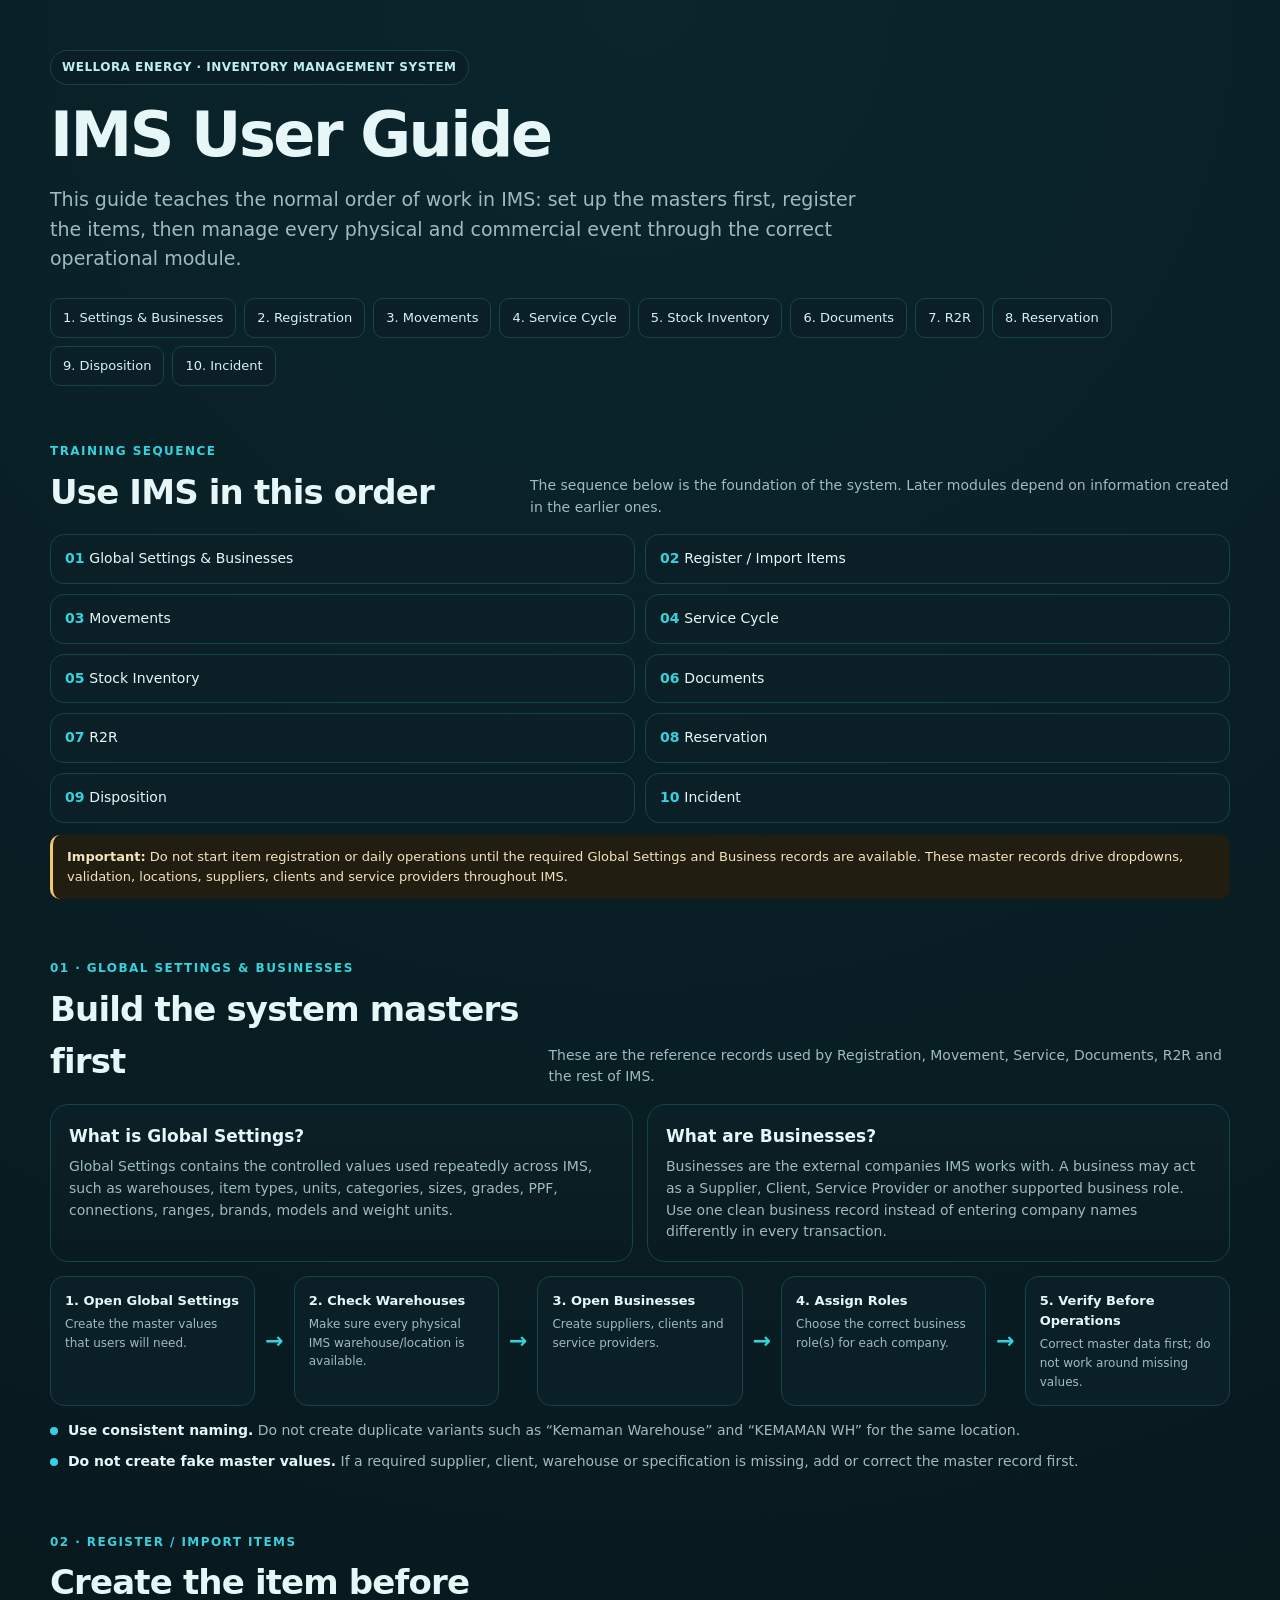
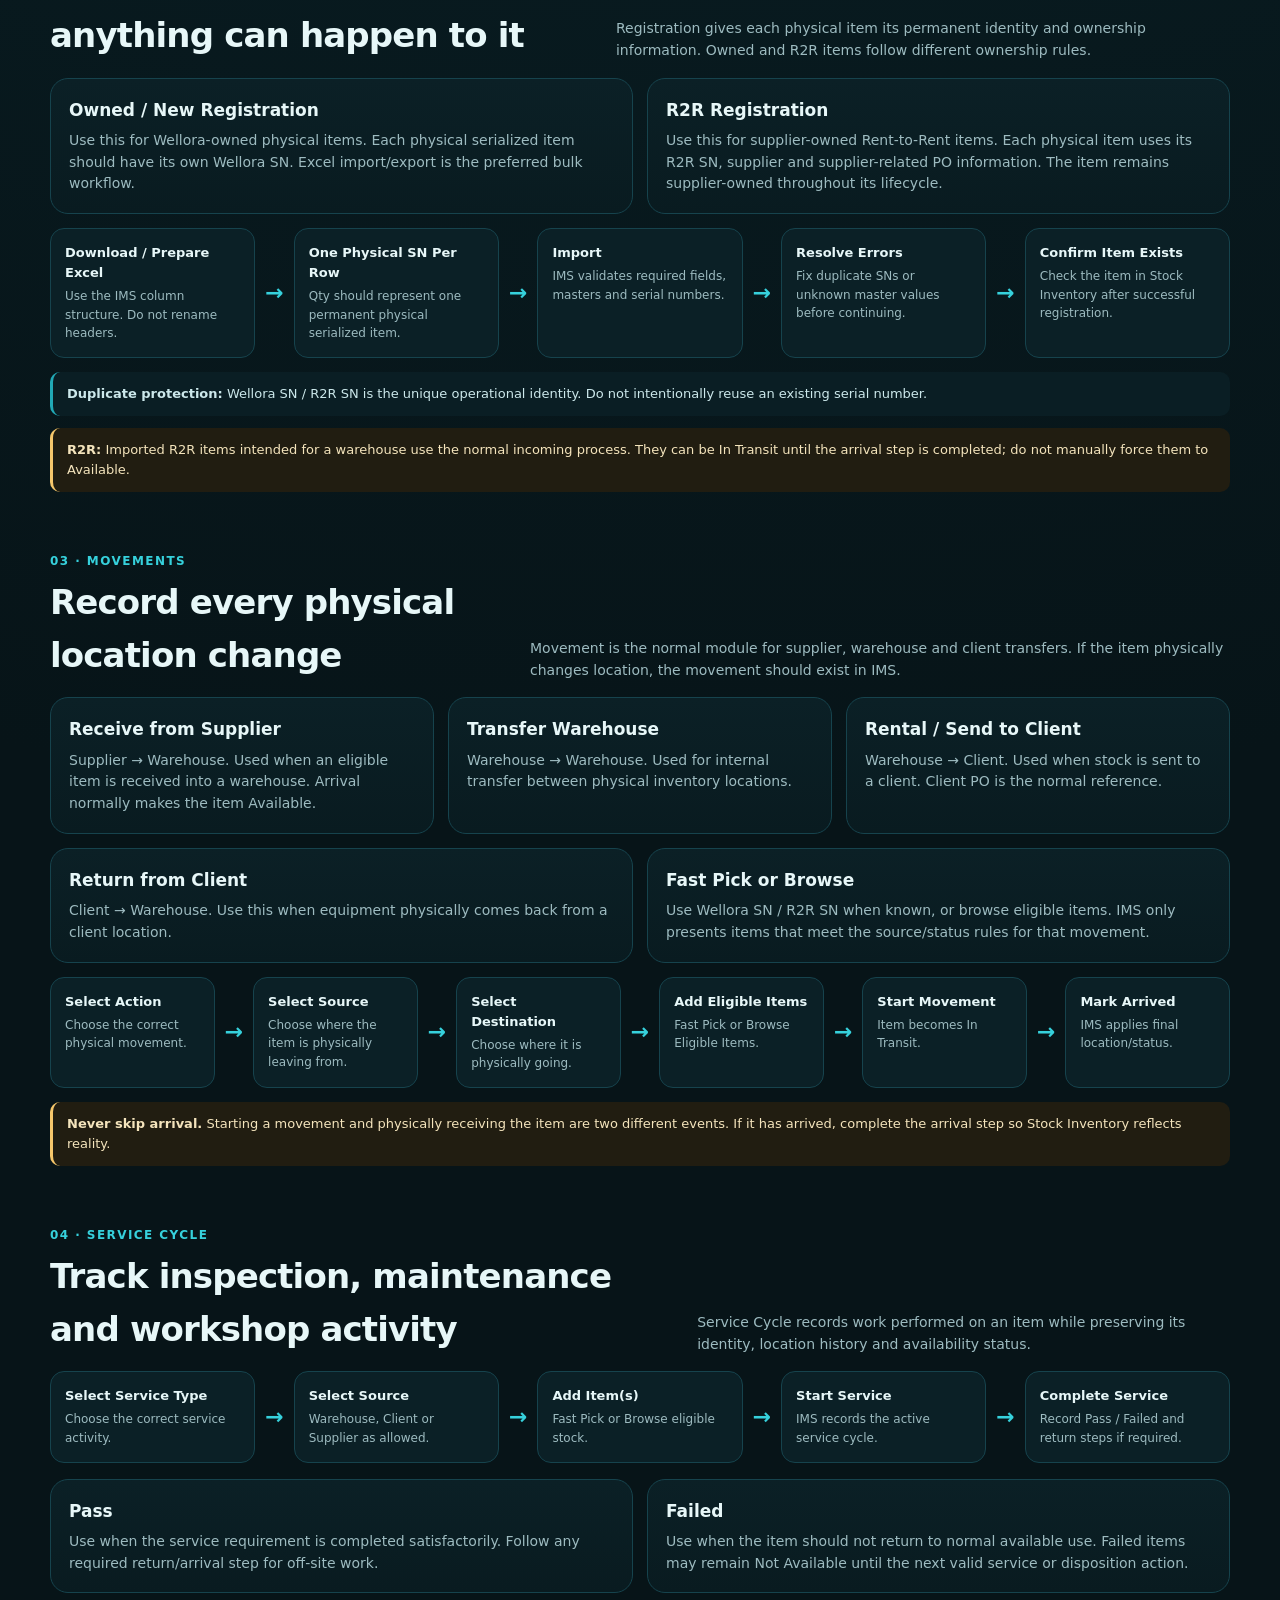
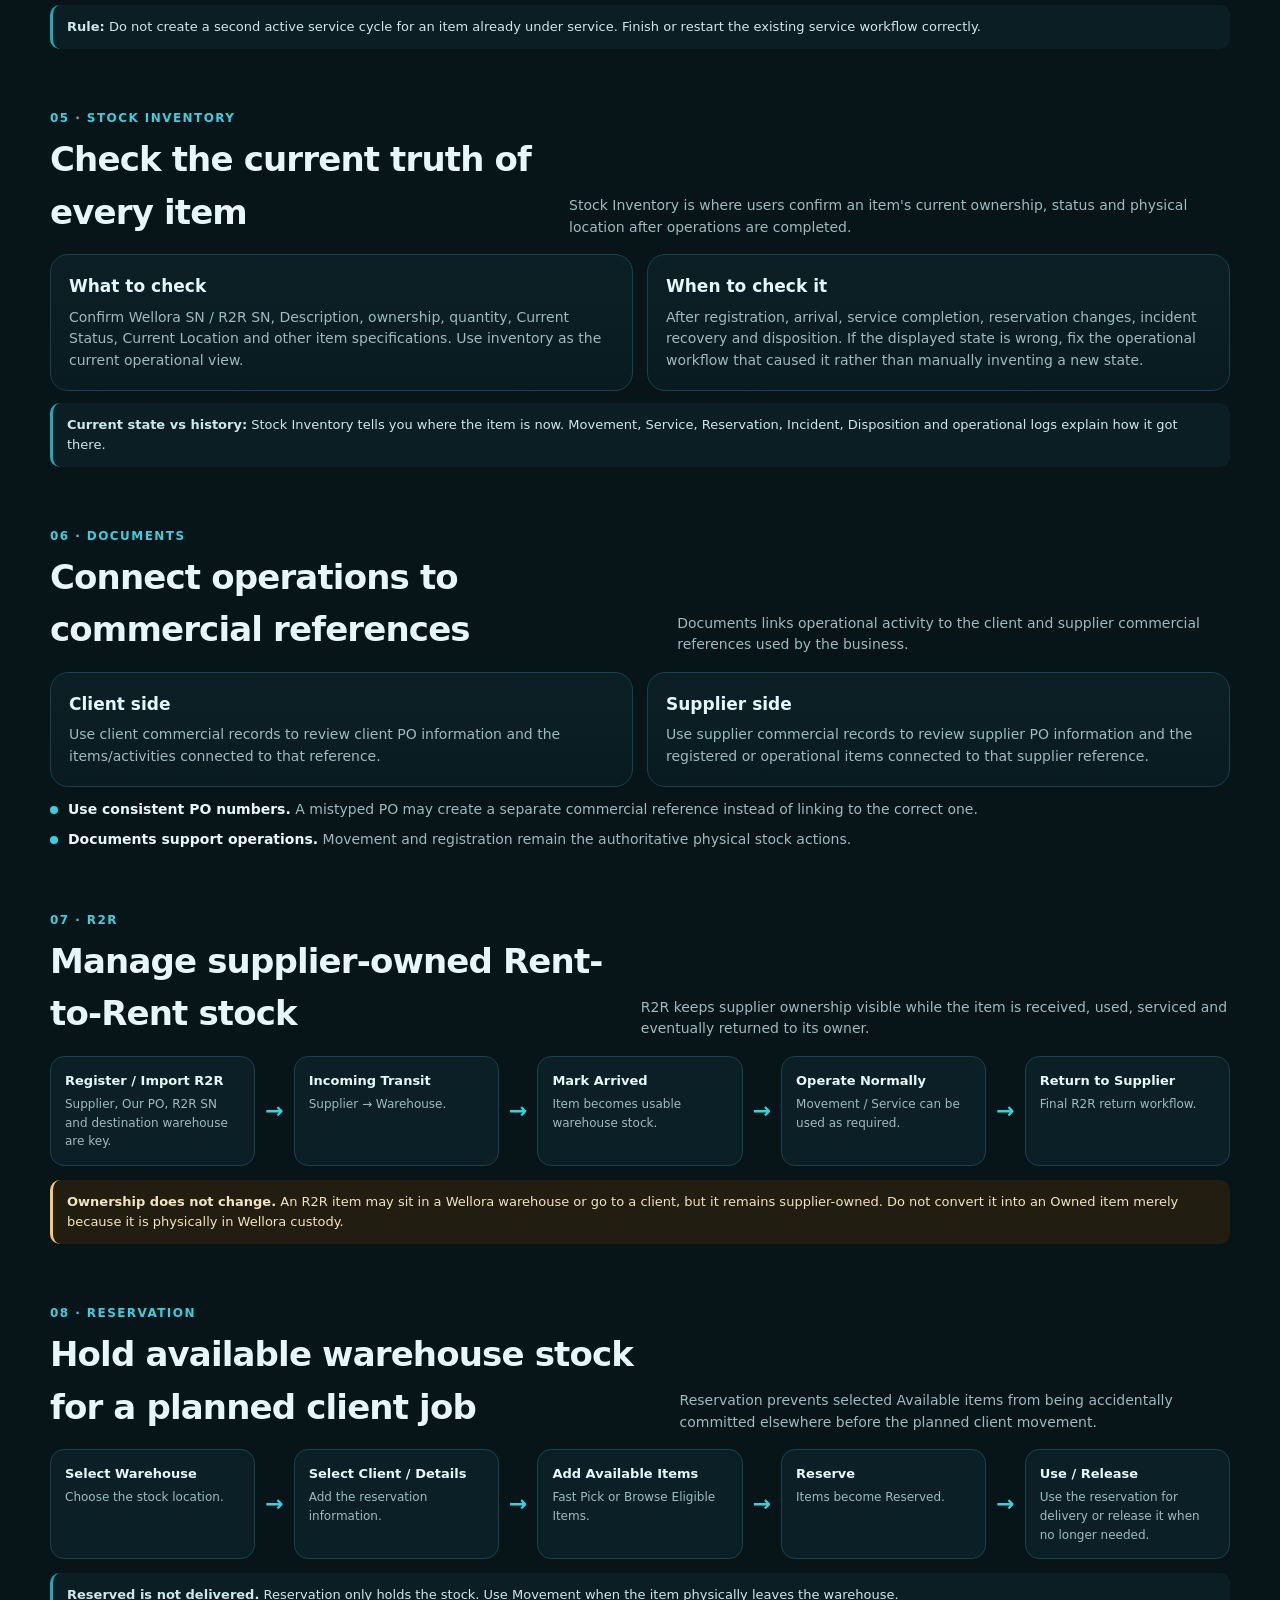
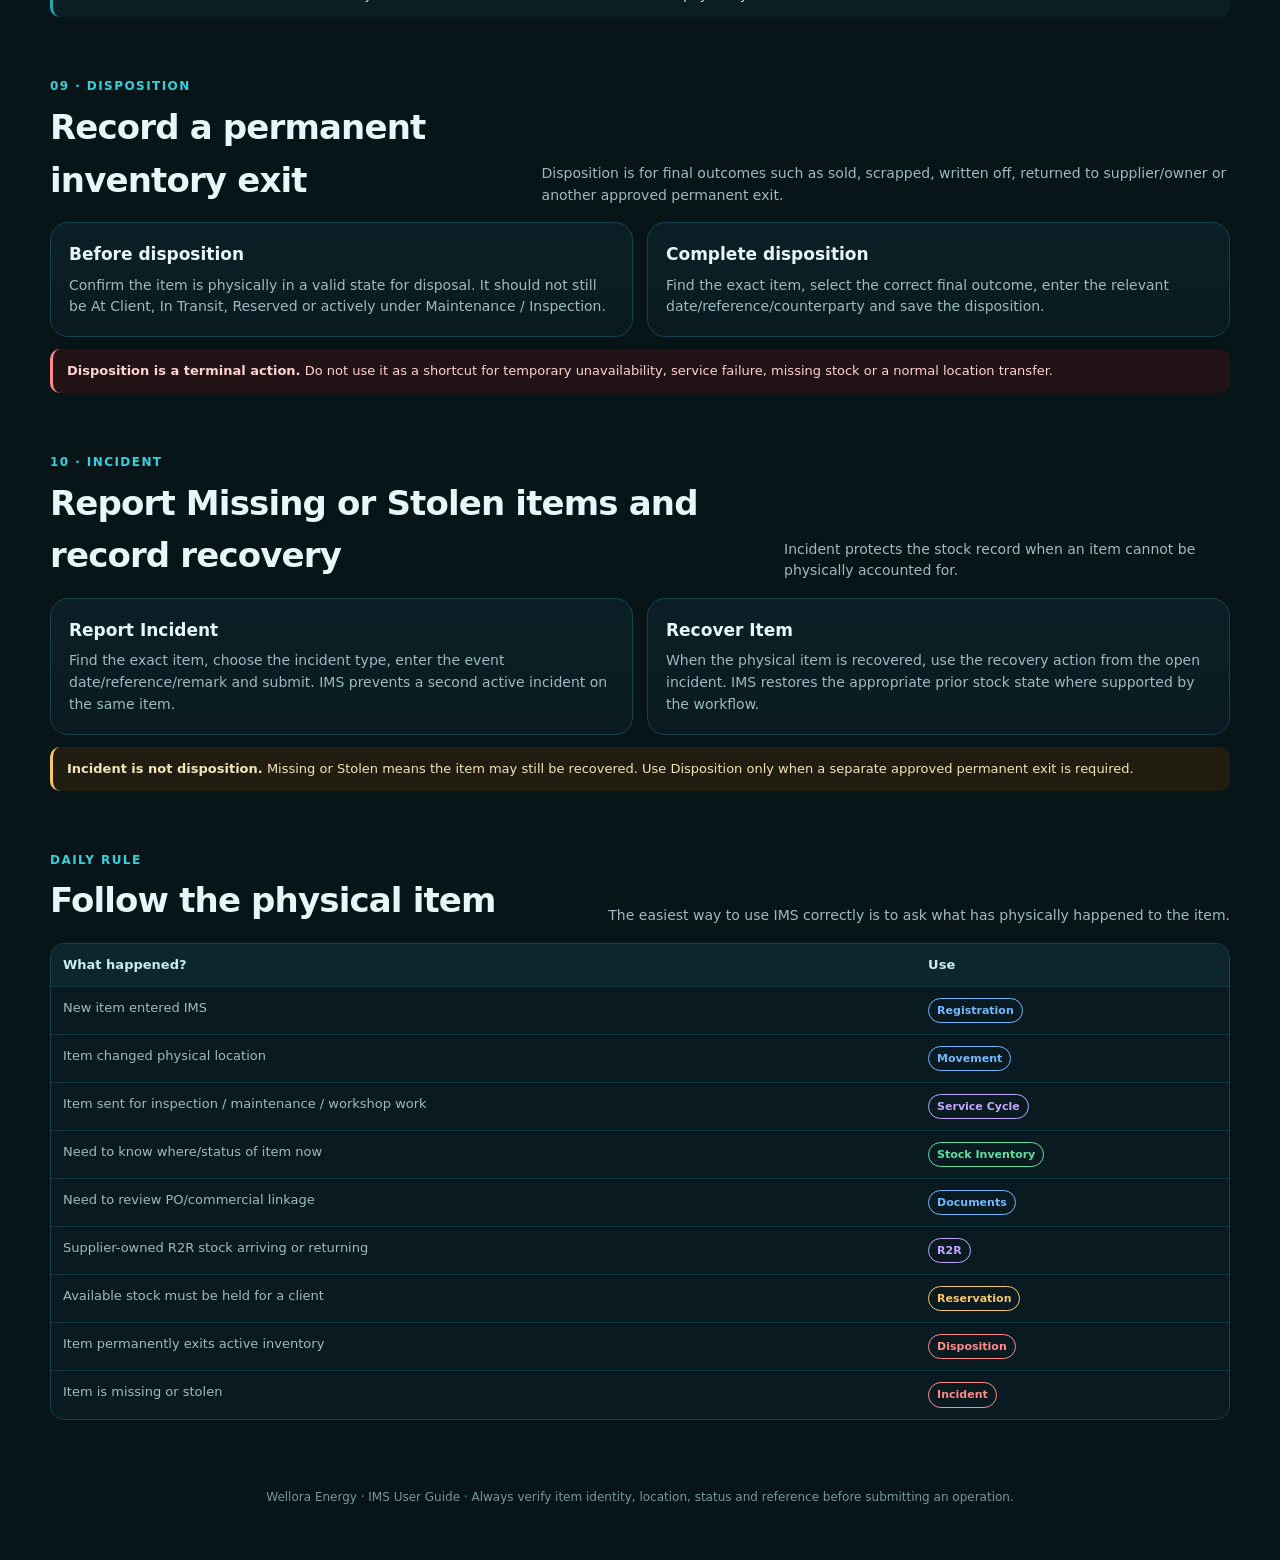
<file: guide.html>
<!DOCTYPE html>
<html lang="en">
<head>
<meta charset="UTF-8">
<meta name="viewport" content="width=device-width, initial-scale=1.0">
<title>Wellora IMS User Guide</title>
<meta name="description" content="Operational user guide for Wellora Energy Inventory Management System.">
<style>
:root{--bg:#071418;--panel:#0b2026;--panel2:#0f2a31;--line:#16434d;--cyan:#36d1dc;--cyan2:#21a9b6;--text:#e7f7f8;--muted:#9dbbc0;--green:#5ee0a0;--amber:#f6c76b;--red:#ff8a8a;--blue:#73b7ff;--purple:#c4a7ff;--max:1180px}
*{box-sizing:border-box}html{scroll-behavior:smooth;background:var(--bg)}
body{margin:0;font-family:Inter,ui-sans-serif,system-ui,-apple-system,BlinkMacSystemFont,"Segoe UI",sans-serif;background:radial-gradient(circle at top,#0a252c 0,#071418 38%,#071418 100%);color:var(--text);line-height:1.55}
a{color:inherit}.wrap{width:min(var(--max),calc(100% - 28px));margin:auto}.hero{padding:50px 0 26px}.badge{display:inline-flex;align-items:center;border:1px solid var(--line);background:#0a1f25;padding:7px 11px;border-radius:999px;color:#bfeef1;font-size:12px;font-weight:700;letter-spacing:.04em;text-transform:uppercase}
h1{font-size:clamp(34px,6vw,62px);line-height:1.03;margin:18px 0 14px;letter-spacing:-.04em}.hero p{max-width:820px;color:var(--muted);font-size:clamp(16px,2vw,19px)}
.quicknav{display:flex;flex-wrap:wrap;gap:8px;margin-top:24px}.quicknav a{text-decoration:none;border:1px solid var(--line);background:#0b2026;padding:9px 12px;border-radius:10px;font-size:13px;color:#d5f3f5}.quicknav a:hover{border-color:var(--cyan2);background:#0f2a31}
.section{padding:30px 0}.section-title{display:flex;align-items:flex-end;justify-content:space-between;gap:16px;margin-bottom:16px}.section h2{margin:0;font-size:clamp(24px,4vw,34px);letter-spacing:-.025em}.kicker{color:var(--cyan);font-size:12px;font-weight:800;letter-spacing:.12em;text-transform:uppercase;margin-bottom:5px}.sub{color:var(--muted);font-size:14px;max-width:700px}
.card{background:linear-gradient(180deg,var(--panel),#091b20);border:1px solid var(--line);border-radius:18px;padding:18px}.grid{display:grid;grid-template-columns:repeat(3,minmax(0,1fr));gap:14px}.grid.two{grid-template-columns:repeat(2,minmax(0,1fr))}.card h3{margin:0 0 7px;font-size:17px}.card p{margin:0;color:var(--muted);font-size:14px}
.flow{display:flex;align-items:stretch;gap:8px;overflow-x:auto;padding-bottom:2px}.step{flex:1 0 150px;min-width:150px;background:var(--panel);border:1px solid var(--line);border-radius:14px;padding:14px}.step b{display:block;font-size:13px;margin-bottom:4px}.step span{display:block;font-size:12px;color:var(--muted)}.arrow{align-self:center;color:var(--cyan);font-size:22px;font-weight:800;padding:0 2px}
.note{border-left:3px solid var(--cyan2);background:#0a1e24;border-radius:10px;padding:12px 14px;color:#cce8eb;font-size:13px;margin-top:12px}.warn{border-left-color:var(--amber);background:#211d11;color:#f4e4bc}.danger{border-left-color:var(--red);background:#221416;color:#ffd1d1}
.list{display:grid;gap:9px;margin-top:12px}.item{display:flex;gap:10px;align-items:flex-start}.dot{width:8px;height:8px;border-radius:999px;background:var(--cyan);margin-top:7px;flex:0 0 auto}.item div{font-size:14px;color:var(--muted)}.item strong{color:var(--text)}
.table{width:100%;border-collapse:separate;border-spacing:0;overflow:hidden;border:1px solid var(--line);border-radius:14px;background:#091b20}.table th,.table td{text-align:left;padding:11px 12px;border-bottom:1px solid #123640;font-size:13px;vertical-align:top}.table th{background:#0d252c;color:#c9eef0}.table td{color:var(--muted)}.table tr:last-child td{border-bottom:0}
.tag{display:inline-block;padding:3px 8px;border-radius:999px;font-size:11px;font-weight:800;border:1px solid currentColor}.green{color:var(--green)}.amber{color:var(--amber)}.red{color:var(--red)}.blue{color:var(--blue)}.purple{color:var(--purple)}
.sequence{counter-reset:seq;display:grid;grid-template-columns:repeat(2,minmax(0,1fr));gap:10px}.sequence a{counter-increment:seq;text-decoration:none;background:var(--panel);border:1px solid var(--line);border-radius:14px;padding:13px 14px;font-size:14px}.sequence a:before{content:counter(seq,decimal-leading-zero) "  ";color:var(--cyan);font-weight:800}.sequence a:hover{border-color:var(--cyan2);background:var(--panel2)}
footer{padding:38px 0 54px;color:#76989e;font-size:12px;text-align:center}
@media(max-width:860px){.grid,.grid.two,.sequence{grid-template-columns:1fr}.section-title{display:block}.flow{display:grid;overflow:visible}.step{min-width:0}.arrow{transform:rotate(90deg);text-align:center;padding:0}.table{display:block;overflow-x:auto;white-space:nowrap}}
@media(max-width:520px){.hero{padding-top:34px}.wrap{width:min(100% - 20px,var(--max))}.card{padding:15px}.quicknav a{font-size:12px;padding:8px 10px}.section{padding:23px 0}}
</style>
</head>
<body>
<header class="hero"><div class="wrap">
  <div class="badge">Wellora Energy · Inventory Management System</div>
  <h1>IMS User Guide</h1>
  <p>This guide teaches the normal order of work in IMS: set up the masters first, register the items, then manage every physical and commercial event through the correct operational module.</p>
  <nav class="quicknav" aria-label="Guide sections">
    <a href="#setup">1. Settings & Businesses</a><a href="#registration">2. Registration</a><a href="#movement">3. Movements</a><a href="#service">4. Service Cycle</a><a href="#inventory">5. Stock Inventory</a><a href="#documents">6. Documents</a><a href="#r2r">7. R2R</a><a href="#reservation">8. Reservation</a><a href="#disposition">9. Disposition</a><a href="#incident">10. Incident</a>
  </nav>
</div></header>

<main class="wrap">
<section class="section">
  <div class="section-title"><div><div class="kicker">Training Sequence</div><h2>Use IMS in this order</h2></div><div class="sub">The sequence below is the foundation of the system. Later modules depend on information created in the earlier ones.</div></div>
  <div class="sequence">
    <a href="#setup">Global Settings & Businesses</a><a href="#registration">Register / Import Items</a><a href="#movement">Movements</a><a href="#service">Service Cycle</a><a href="#inventory">Stock Inventory</a><a href="#documents">Documents</a><a href="#r2r">R2R</a><a href="#reservation">Reservation</a><a href="#disposition">Disposition</a><a href="#incident">Incident</a>
  </div>
  <div class="note warn"><strong>Important:</strong> Do not start item registration or daily operations until the required Global Settings and Business records are available. These master records drive dropdowns, validation, locations, suppliers, clients and service providers throughout IMS.</div>
</section>

<section id="setup" class="section">
  <div class="section-title"><div><div class="kicker">01 · Global Settings & Businesses</div><h2>Build the system masters first</h2></div><div class="sub">These are the reference records used by Registration, Movement, Service, Documents, R2R and the rest of IMS.</div></div>
  <div class="grid two">
    <div class="card"><h3>What is Global Settings?</h3><p>Global Settings contains the controlled values used repeatedly across IMS, such as warehouses, item types, units, categories, sizes, grades, PPF, connections, ranges, brands, models and weight units.</p></div>
    <div class="card"><h3>What are Businesses?</h3><p>Businesses are the external companies IMS works with. A business may act as a Supplier, Client, Service Provider or another supported business role. Use one clean business record instead of entering company names differently in every transaction.</p></div>
  </div>
  <div class="flow" style="margin-top:14px">
    <div class="step"><b>1. Open Global Settings</b><span>Create the master values that users will need.</span></div><div class="arrow">→</div>
    <div class="step"><b>2. Check Warehouses</b><span>Make sure every physical IMS warehouse/location is available.</span></div><div class="arrow">→</div>
    <div class="step"><b>3. Open Businesses</b><span>Create suppliers, clients and service providers.</span></div><div class="arrow">→</div>
    <div class="step"><b>4. Assign Roles</b><span>Choose the correct business role(s) for each company.</span></div><div class="arrow">→</div>
    <div class="step"><b>5. Verify Before Operations</b><span>Correct master data first; do not work around missing values.</span></div>
  </div>
  <div class="list"><div class="item"><span class="dot"></span><div><strong>Use consistent naming.</strong> Do not create duplicate variants such as “Kemaman Warehouse” and “KEMAMAN WH” for the same location.</div></div><div class="item"><span class="dot"></span><div><strong>Do not create fake master values.</strong> If a required supplier, client, warehouse or specification is missing, add or correct the master record first.</div></div></div>
</section>

<section id="registration" class="section">
  <div class="section-title"><div><div class="kicker">02 · Register / Import Items</div><h2>Create the item before anything can happen to it</h2></div><div class="sub">Registration gives each physical item its permanent identity and ownership information. Owned and R2R items follow different ownership rules.</div></div>
  <div class="grid two">
    <div class="card"><h3>Owned / New Registration</h3><p>Use this for Wellora-owned physical items. Each physical serialized item should have its own Wellora SN. Excel import/export is the preferred bulk workflow.</p></div>
    <div class="card"><h3>R2R Registration</h3><p>Use this for supplier-owned Rent-to-Rent items. Each physical item uses its R2R SN, supplier and supplier-related PO information. The item remains supplier-owned throughout its lifecycle.</p></div>
  </div>
  <div class="flow" style="margin-top:14px">
    <div class="step"><b>Download / Prepare Excel</b><span>Use the IMS column structure. Do not rename headers.</span></div><div class="arrow">→</div>
    <div class="step"><b>One Physical SN Per Row</b><span>Qty should represent one permanent physical serialized item.</span></div><div class="arrow">→</div>
    <div class="step"><b>Import</b><span>IMS validates required fields, masters and serial numbers.</span></div><div class="arrow">→</div>
    <div class="step"><b>Resolve Errors</b><span>Fix duplicate SNs or unknown master values before continuing.</span></div><div class="arrow">→</div>
    <div class="step"><b>Confirm Item Exists</b><span>Check the item in Stock Inventory after successful registration.</span></div>
  </div>
  <div class="note"><strong>Duplicate protection:</strong> Wellora SN / R2R SN is the unique operational identity. Do not intentionally reuse an existing serial number.</div>
  <div class="note warn"><strong>R2R:</strong> Imported R2R items intended for a warehouse use the normal incoming process. They can be In Transit until the arrival step is completed; do not manually force them to Available.</div>
</section>

<section id="movement" class="section">
  <div class="section-title"><div><div class="kicker">03 · Movements</div><h2>Record every physical location change</h2></div><div class="sub">Movement is the normal module for supplier, warehouse and client transfers. If the item physically changes location, the movement should exist in IMS.</div></div>
  <div class="grid">
    <div class="card"><h3>Receive from Supplier</h3><p>Supplier → Warehouse. Used when an eligible item is received into a warehouse. Arrival normally makes the item Available.</p></div>
    <div class="card"><h3>Transfer Warehouse</h3><p>Warehouse → Warehouse. Used for internal transfer between physical inventory locations.</p></div>
    <div class="card"><h3>Rental / Send to Client</h3><p>Warehouse → Client. Used when stock is sent to a client. Client PO is the normal reference.</p></div>
  </div>
  <div class="grid two" style="margin-top:14px"><div class="card"><h3>Return from Client</h3><p>Client → Warehouse. Use this when equipment physically comes back from a client location.</p></div><div class="card"><h3>Fast Pick or Browse</h3><p>Use Wellora SN / R2R SN when known, or browse eligible items. IMS only presents items that meet the source/status rules for that movement.</p></div></div>
  <div class="flow" style="margin-top:14px"><div class="step"><b>Select Action</b><span>Choose the correct physical movement.</span></div><div class="arrow">→</div><div class="step"><b>Select Source</b><span>Choose where the item is physically leaving from.</span></div><div class="arrow">→</div><div class="step"><b>Select Destination</b><span>Choose where it is physically going.</span></div><div class="arrow">→</div><div class="step"><b>Add Eligible Items</b><span>Fast Pick or Browse Eligible Items.</span></div><div class="arrow">→</div><div class="step"><b>Start Movement</b><span>Item becomes In Transit.</span></div><div class="arrow">→</div><div class="step"><b>Mark Arrived</b><span>IMS applies final location/status.</span></div></div>
  <div class="note warn"><strong>Never skip arrival.</strong> Starting a movement and physically receiving the item are two different events. If it has arrived, complete the arrival step so Stock Inventory reflects reality.</div>
</section>

<section id="service" class="section">
  <div class="section-title"><div><div class="kicker">04 · Service Cycle</div><h2>Track inspection, maintenance and workshop activity</h2></div><div class="sub">Service Cycle records work performed on an item while preserving its identity, location history and availability status.</div></div>
  <div class="flow"><div class="step"><b>Select Service Type</b><span>Choose the correct service activity.</span></div><div class="arrow">→</div><div class="step"><b>Select Source</b><span>Warehouse, Client or Supplier as allowed.</span></div><div class="arrow">→</div><div class="step"><b>Add Item(s)</b><span>Fast Pick or Browse eligible stock.</span></div><div class="arrow">→</div><div class="step"><b>Start Service</b><span>IMS records the active service cycle.</span></div><div class="arrow">→</div><div class="step"><b>Complete Service</b><span>Record Pass / Failed and return steps if required.</span></div></div>
  <div class="grid two" style="margin-top:14px"><div class="card"><h3>Pass</h3><p>Use when the service requirement is completed satisfactorily. Follow any required return/arrival step for off-site work.</p></div><div class="card"><h3>Failed</h3><p>Use when the item should not return to normal available use. Failed items may remain Not Available until the next valid service or disposition action.</p></div></div>
  <div class="note"><strong>Rule:</strong> Do not create a second active service cycle for an item already under service. Finish or restart the existing service workflow correctly.</div>
</section>

<section id="inventory" class="section">
  <div class="section-title"><div><div class="kicker">05 · Stock Inventory</div><h2>Check the current truth of every item</h2></div><div class="sub">Stock Inventory is where users confirm an item's current ownership, status and physical location after operations are completed.</div></div>
  <div class="grid two"><div class="card"><h3>What to check</h3><p>Confirm Wellora SN / R2R SN, Description, ownership, quantity, Current Status, Current Location and other item specifications. Use inventory as the current operational view.</p></div><div class="card"><h3>When to check it</h3><p>After registration, arrival, service completion, reservation changes, incident recovery and disposition. If the displayed state is wrong, fix the operational workflow that caused it rather than manually inventing a new state.</p></div></div>
  <div class="note"><strong>Current state vs history:</strong> Stock Inventory tells you where the item is now. Movement, Service, Reservation, Incident, Disposition and operational logs explain how it got there.</div>
</section>

<section id="documents" class="section">
  <div class="section-title"><div><div class="kicker">06 · Documents</div><h2>Connect operations to commercial references</h2></div><div class="sub">Documents links operational activity to the client and supplier commercial references used by the business.</div></div>
  <div class="grid two"><div class="card"><h3>Client side</h3><p>Use client commercial records to review client PO information and the items/activities connected to that reference.</p></div><div class="card"><h3>Supplier side</h3><p>Use supplier commercial records to review supplier PO information and the registered or operational items connected to that supplier reference.</p></div></div>
  <div class="list"><div class="item"><span class="dot"></span><div><strong>Use consistent PO numbers.</strong> A mistyped PO may create a separate commercial reference instead of linking to the correct one.</div></div><div class="item"><span class="dot"></span><div><strong>Documents support operations.</strong> Movement and registration remain the authoritative physical stock actions.</div></div></div>
</section>

<section id="r2r" class="section">
  <div class="section-title"><div><div class="kicker">07 · R2R</div><h2>Manage supplier-owned Rent-to-Rent stock</h2></div><div class="sub">R2R keeps supplier ownership visible while the item is received, used, serviced and eventually returned to its owner.</div></div>
  <div class="flow"><div class="step"><b>Register / Import R2R</b><span>Supplier, Our PO, R2R SN and destination warehouse are key.</span></div><div class="arrow">→</div><div class="step"><b>Incoming Transit</b><span>Supplier → Warehouse.</span></div><div class="arrow">→</div><div class="step"><b>Mark Arrived</b><span>Item becomes usable warehouse stock.</span></div><div class="arrow">→</div><div class="step"><b>Operate Normally</b><span>Movement / Service can be used as required.</span></div><div class="arrow">→</div><div class="step"><b>Return to Supplier</b><span>Final R2R return workflow.</span></div></div>
  <div class="note warn"><strong>Ownership does not change.</strong> An R2R item may sit in a Wellora warehouse or go to a client, but it remains supplier-owned. Do not convert it into an Owned item merely because it is physically in Wellora custody.</div>
</section>

<section id="reservation" class="section">
  <div class="section-title"><div><div class="kicker">08 · Reservation</div><h2>Hold available warehouse stock for a planned client job</h2></div><div class="sub">Reservation prevents selected Available items from being accidentally committed elsewhere before the planned client movement.</div></div>
  <div class="flow"><div class="step"><b>Select Warehouse</b><span>Choose the stock location.</span></div><div class="arrow">→</div><div class="step"><b>Select Client / Details</b><span>Add the reservation information.</span></div><div class="arrow">→</div><div class="step"><b>Add Available Items</b><span>Fast Pick or Browse Eligible Items.</span></div><div class="arrow">→</div><div class="step"><b>Reserve</b><span>Items become Reserved.</span></div><div class="arrow">→</div><div class="step"><b>Use / Release</b><span>Use the reservation for delivery or release it when no longer needed.</span></div></div>
  <div class="note"><strong>Reserved is not delivered.</strong> Reservation only holds the stock. Use Movement when the item physically leaves the warehouse.</div>
</section>

<section id="disposition" class="section">
  <div class="section-title"><div><div class="kicker">09 · Disposition</div><h2>Record a permanent inventory exit</h2></div><div class="sub">Disposition is for final outcomes such as sold, scrapped, written off, returned to supplier/owner or another approved permanent exit.</div></div>
  <div class="grid two"><div class="card"><h3>Before disposition</h3><p>Confirm the item is physically in a valid state for disposal. It should not still be At Client, In Transit, Reserved or actively under Maintenance / Inspection.</p></div><div class="card"><h3>Complete disposition</h3><p>Find the exact item, select the correct final outcome, enter the relevant date/reference/counterparty and save the disposition.</p></div></div>
  <div class="note danger"><strong>Disposition is a terminal action.</strong> Do not use it as a shortcut for temporary unavailability, service failure, missing stock or a normal location transfer.</div>
</section>

<section id="incident" class="section">
  <div class="section-title"><div><div class="kicker">10 · Incident</div><h2>Report Missing or Stolen items and record recovery</h2></div><div class="sub">Incident protects the stock record when an item cannot be physically accounted for.</div></div>
  <div class="grid two"><div class="card"><h3>Report Incident</h3><p>Find the exact item, choose the incident type, enter the event date/reference/remark and submit. IMS prevents a second active incident on the same item.</p></div><div class="card"><h3>Recover Item</h3><p>When the physical item is recovered, use the recovery action from the open incident. IMS restores the appropriate prior stock state where supported by the workflow.</p></div></div>
  <div class="note warn"><strong>Incident is not disposition.</strong> Missing or Stolen means the item may still be recovered. Use Disposition only when a separate approved permanent exit is required.</div>
</section>

<section class="section">
  <div class="section-title"><div><div class="kicker">Daily Rule</div><h2>Follow the physical item</h2></div><div class="sub">The easiest way to use IMS correctly is to ask what has physically happened to the item.</div></div>
  <table class="table"><thead><tr><th>What happened?</th><th>Use</th></tr></thead><tbody>
    <tr><td>New item entered IMS</td><td><span class="tag blue">Registration</span></td></tr>
    <tr><td>Item changed physical location</td><td><span class="tag blue">Movement</span></td></tr>
    <tr><td>Item sent for inspection / maintenance / workshop work</td><td><span class="tag purple">Service Cycle</span></td></tr>
    <tr><td>Need to know where/status of item now</td><td><span class="tag green">Stock Inventory</span></td></tr>
    <tr><td>Need to review PO/commercial linkage</td><td><span class="tag blue">Documents</span></td></tr>
    <tr><td>Supplier-owned R2R stock arriving or returning</td><td><span class="tag purple">R2R</span></td></tr>
    <tr><td>Available stock must be held for a client</td><td><span class="tag amber">Reservation</span></td></tr>
    <tr><td>Item permanently exits active inventory</td><td><span class="tag red">Disposition</span></td></tr>
    <tr><td>Item is missing or stolen</td><td><span class="tag red">Incident</span></td></tr>
  </tbody></table>
</section>
</main>
<footer><div class="wrap">Wellora Energy · IMS User Guide · Always verify item identity, location, status and reference before submitting an operation.</div></footer>
</body>
</html>
</file>
